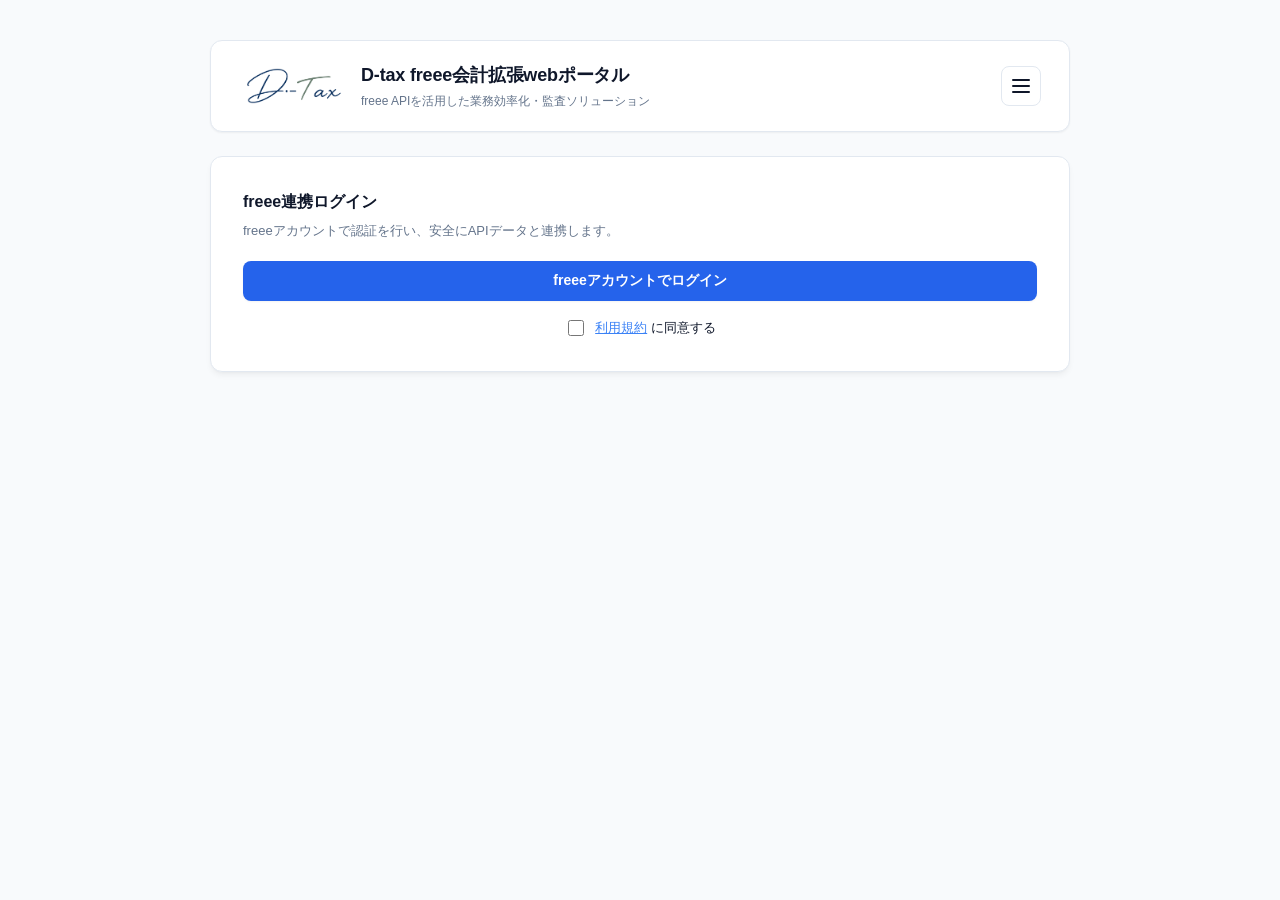
<file: index.html>
<!DOCTYPE html>
<html lang="ja">
<head>
  <meta charset="UTF-8">
  <meta name="viewport" content="width=device-width, initial-scale=1.0">
  <title>D-tax freee会計拡張webポータル</title>
  <link rel="icon" href="images/favicon.png" type="image/png">
  <link rel="apple-touch-icon" href="images/favicon.png">
  <link rel="stylesheet" href="css/common.css">
  <style>
    /* メニュー・ログアウトボタンのスタイル */
    .menu-container {
      position: relative;
    }
    .hamburger-btn {
      background: var(--surface);
      border: 1px solid var(--border);
      padding: 8px 12px;
      border-radius: 8px;
      cursor: pointer;
      display: flex;
      flex-direction: column;
      gap: 4px;
      align-items: center;
      justify-content: center;
      width: 40px;
      height: 40px;
    }
    .hamburger-btn span {
      display: block;
      width: 18px;
      height: 2px;
      background: var(--text-main);
      border-radius: 2px;
    }
    .dropdown-menu {
      display: none;
      position: absolute;
      right: 0;
      top: calc(100% + 8px);
      background: var(--surface);
      border: 1px solid var(--border);
      border-radius: 8px;
      box-shadow: var(--shadow-md);
      padding: 6px;
      z-index: 100;
      min-width: 190px;
    }
    .dropdown-menu.show {
      display: block;
    }
    .dropdown-item {
      width: 100%;
      background: transparent;
      border: none;
      padding: 10px 12px;
      text-align: left;
      font-size: 13px;
      color: var(--text-main);
      cursor: pointer;
      border-radius: 6px;
      display: flex;
      align-items: center;
      gap: 8px;
      font-weight: 500;
      transition: background 0.2s;
    }
    .dropdown-item img {
      width: 16px;
      height: 16px;
      object-fit: contain;
    }
    .dropdown-item:hover {
      background: var(--bg);
    }

    /* 利用規約チェックボックスエリア */
    .terms-container {
      margin-top: 16px;
      display: flex;
      align-items: center;
      justify-content: center;
      gap: 8px;
      font-size: 13px;
      color: var(--text-main);
    }
    .terms-container input[type="checkbox"] {
      width: 16px;
      height: 16px;
      cursor: pointer;
      accent-color: #007bff;
    }
    .terms-link {
      color: #3b82f6;
      text-decoration: underline;
      cursor: pointer;
      background: none;
      border: none;
      padding: 0;
      font-size: inherit;
    }
    .terms-link:hover {
      opacity: 0.8;
    }

    /* モーダル（ポップアップ）スタイル */
    .modal-overlay {
      display: none;
      position: fixed;
      top: 0;
      left: 0;
      width: 100%;
      height: 100%;
      background: rgba(0, 0, 0, 0.6);
      backdrop-filter: blur(4px);
      z-index: 1000;
      align-items: center;
      justify-content: center;
    }
    .modal-overlay.show {
      display: flex;
    }
    .modal-content {
      background: var(--surface, #ffffff);
      color: var(--text-main, #333333);
      border: 1px solid var(--border, #cccccc);
      border-radius: 12px;
      width: 90%;
      max-width: 650px;
      max-height: 80vh;
      display: flex;
      flex-direction: column;
      box-shadow: 0 10px 30px rgba(0,0,0,0.3);
      overflow: hidden;
      animation: fadeIn 0.2s ease-out;
    }
    @keyframes fadeIn {
      from { opacity: 0; transform: scale(0.95); }
      to { opacity: 1; transform: scale(1); }
    }
    .modal-header {
      padding: 16px 20px;
      border-bottom: 1px solid var(--border, #eee);
      display: flex;
      justify-content: space-between;
      align-items: center;
      font-weight: bold;
      font-size: 16px;
    }
    .modal-close-btn {
      background: none;
      border: none;
      font-size: 20px;
      cursor: pointer;
      color: var(--text-muted, #888);
      padding: 0 4px;
    }
    .modal-body {
      padding: 20px;
      overflow-y: auto;
      font-size: 13px;
      line-height: 1.7;
    }
    .modal-body h2 {
      font-size: 15px;
      margin-top: 16px;
      margin-bottom: 6px;
      border-left: 3px solid #007bff;
      padding-left: 8px;
    }
    .modal-body p {
      margin-bottom: 10px;
    }
    .modal-body ul {
      padding-left: 20px;
      margin-bottom: 10px;
    }
    .modal-footer {
      padding: 12px 20px;
      border-top: 1px solid var(--border, #eee);
      text-align: right;
    }
  </style>
</head>
<body>
  <!-- 後ろから2番目の背面に配置される遅れて追従する虹色ブラー -->
  <div class="cursor-glow" id="cursorGlow"></div>
  <!-- カスタムカーソル -->
  <div class="cursor-dot" id="cursorDot"></div>

  <div class="page">
    <header>
      <div class="header-left">
        <img src="images/360097.png" alt="D-Tax Logo" class="header-logo">
        <div class="header-title-area">
          <h1>D-tax freee会計拡張webポータル</h1>
          <p>freee APIを活用した業務効率化・監査ソリューション</p>
        </div>
      </div>
      
      <!-- ハンバーガーメニュー -->
      <div class="menu-container">
        <button class="hamburger-btn" id="hamburgerBtn" aria-label="メニューを開く" type="button">
          <span></span>
          <span></span>
          <span></span>
        </button>
        <div class="dropdown-menu" id="dropdownMenu">
          <button class="dropdown-item" id="logoutBtn" type="button"><img src="images/logout.png" alt=""> ログアウト</button>
        </div>
      </div>
    </header>

    <!-- Step 1: ログイン画面 -->
    <div id="stepLogin" class="step-box">
      <div class="step-title">freee連携ログイン</div>
      <div class="step-desc">freeeアカウントで認証を行い、安全にAPIデータと連携します。</div>
      <button class="btn-primary" id="loginBtn" type="button">freeeアカウントでログイン</button>
      
      <!-- 利用規約チェックボックス（ログインボタンの下に配置） -->
      <div class="terms-container">
        <input type="checkbox" id="termsCheck">
        <label for="termsCheck">
          <button type="button" class="terms-link" id="openTermsBtn">利用規約</button> に同意する
        </label>
      </div>
    </div>

    <!-- Step 2: 事務所（事業所）選択画面 -->
    <div id="stepCompany" class="step-box hidden">
      <div class="step-title">事業所を選択</div>
      <div class="step-desc">処理を行う対象の事業所を選択してください。</div>
      <select class="form-select" id="companySelect">
        <option value="">事業所を読み込んでいます...</option>
      </select>
      <button class="btn-primary" id="selectCompanyBtn" type="button">この事業所で進む</button>
    </div>

    <!-- Step 3: アプリ選択画面 -->
    <div id="stepApps" class="step-box hidden">
      <div style="display: flex; justify-content: space-between; align-items: center; margin-bottom: 8px;">
        <button class="btn-nav" id="backToCompanyBtn" type="button">← 事業所選択へ戻る</button>
        <span style="font-size: 12px; color: var(--text-muted);">選択中の事業所：<b id="selectedCompanyName" style="color:var(--text-main);"></b></span>
      </div>
      
      <div class="step-title" style="margin-top: 16px;">利用するアプリを選択</div>
      <div class="step-desc">目的に応じた分析・監査・クリーニングツールを選択してください。</div>
      
      <div class="app-grid">


        
  <div class="step-desc" style="margin-top: 25px;margin-bottom: 4px;color:#9999cc;">＜取引＞</div>  

        
        <a href="app/payment-watch.html" class="app-card">
          <img src="images/icon-alert.png" alt="支払登録漏れチェッカー" class="app-card-icon">
          <div class="app-card-content">
            <div class="app-card-title">支払登録漏れチェッカー</div>
            <div class="app-card-desc">毎月来ていた請求書がたまに来なかったりしても気が付くことができない。いつも来てるのに今日来てないよっていうのをアラートしてくれるアプリ</div>
          </div>
        </a>

        


        
  <div class="step-desc" style="margin-top: 25px;margin-bottom: 4px;color:#9999cc;">＜取引先＞</div>  

        
        <a href="app/dedupe.html" class="app-card">
          <img src="images/icon-clean.png" alt="クリーニング" class="app-card-icon">
          <div class="app-card-content">
            <div class="app-card-title">取引先クリーニング</div>
            <div class="app-card-desc">重複登録の探知や、過去に取引のない未使用の取引先を整理抽出します。</div>
          </div>
        </a>

        


  <div class="step-desc" style="margin-top: 25px;margin-bottom: 4px;color:#9999cc;"></div>  

      </div>
    </div>
    
    <div class="error-box" id="errorBox"></div>
  </div>

  <!-- 利用規約モーダル -->
  <div class="modal-overlay" id="termsModal">
    <div class="modal-content">
      <div class="modal-header">
        <span>利用規約</span>
        <button type="button" class="modal-close-btn" id="closeTermsBtn">&times;</button>
      </div>
      <div class="modal-body">
        <p>本利用規約（以下「本規約」といいます。）は、竹本大一税理士事務所（以下「当事務所」といいます。）が提供するWebサービス「D-tax freee会計拡張webポータル」（以下「本サービス」といいます。）の利用条件を定めるものです。</p>

        <h2>第1条（適用）</h2>
        <p>本規約は、利用者の皆様（以下「ユーザー」といいます。）と当事務所との間の本サービスの利用に関わる一切の関係に適用されます。</p>

        <h2>第2条（サービスの内容および連携）</h2>
        <p>1. 本サービスは、freee株式会社が提供する「freee会計」等のAPIを活用し、データ整理・分析・監査補助機能を提供するシステムです。</p>
        <p>2. 本サービスの利用には、ユーザー自身の責任において有効なfreeeアカウントを所有し、API連携の認証を行う必要があります。</p>
        <p>3. ベータ版と表記されている機能について、当事務所は機能の正確性・完結性を保証するものではなく、事前の通知なく仕様変更や提供停止を行うことがあります。</p>

        <h2>第3条（アカウント管理および認証情報）</h2>
        <p>ユーザーは、本サービスの利用に必要なアクセストークンや認証情報を自己の責任において適切に管理するものとします。</p>

        <h2>第4条（禁止事項）</h2>
        <p>ユーザーは、法令違反行為、犯罪関連行為、本サービスやfreeeのサーバー・ネットワーク機能を破壊・妨害する行為、不正アクセス等を行ってはなりません。</p>

        <h2>第5条（免責事項および注意事項）</h2>
        <p>1. <strong>税務・会計上の判断について：</strong> 本サービスは、freee会計等のデータを抽出・可視化・分析するための「業務補助ツール」であり、本サービス単体で確定的な税務申告・税務判断を保証するものではありません。抽出結果の最終的な妥当性の確認・判断は、ユーザー自身または担当税理士の責任において行ってください。</p>
        <p>2. 当事務所は、本サービスに起因してユーザーに生じた損害について、当事務所の故意または重大な過失による場合を除き、一切の責任を負いません。</p>
        <p>3. freee APIの仕様変更、停止、障害等により本サービスが利用不能となった場合において生じた損害について、当事務所は責任を負いません。</p>

        <h2>第6条（サービスの停止・変更・終了）</h2>
        <p>当事務所は、契約の解除、システムの保守・点検、天災、freee APIの仕様変更等により、ユーザーへの事前通知なくサービスの提供を停止・変更・終了することができます。</p>

        <h2>第7条（個人情報・データの取扱い）</h2>
        <p>当事務所は、本サービスの利用によって取得するデータについて、プライバシーポリシーおよび関係法令に従い適切に取り扱います。</p>

        <h2>第8条（準拠法・裁判管轄）</h2>
        <p>本規約の解釈にあたっては日本法を準拠法とし、紛争が生じた場合は当事務所の所在地を管轄する裁判所を専属的合意管轄裁判所とします。</p>
      </div>
      <div class="modal-footer">
        <button class="btn-primary" id="agreeAndCloseBtn" type="button" style="padding: 6px 16px; font-size: 13px;">同意して閉じる</button>
      </div>
    </div>
  </div>

  <script>
    (function () {
      "use strict";

      // --- カーソル・演出関連のスクリプト ---
      const cursorDot = document.getElementById('cursorDot');
      const cursorGlow = document.getElementById('cursorGlow');

      let mouseX = 0, mouseY = 0;
      let glowX = 0, glowY = 0;
      const speed = 0.15;

      window.addEventListener('mousemove', (e) => {
        mouseX = e.clientX;
        mouseY = e.clientY;

        cursorDot.style.opacity = '1';
        cursorGlow.style.opacity = '1';

        cursorDot.style.left = `${mouseX}px`;
        cursorDot.style.top = `${mouseY}px`;
      });

      function animateGlow() {
        glowX += (mouseX - glowX) * speed;
        glowY += (mouseY - glowY) * speed;
        cursorGlow.style.left = `${glowX}px`;
        cursorGlow.style.top = `${glowY}px`;
        requestAnimationFrame(animateGlow);
      }
      animateGlow();

      window.addEventListener('click', (e) => {
        const ripple = document.createElement('div');
        ripple.className = 'ripple-wave';
        ripple.style.left = `${e.clientX}px`;
        ripple.style.top = `${e.clientY}px`;
        document.body.appendChild(ripple);
        setTimeout(() => {
          ripple.remove();
        }, 800);
      });

      // --- ハンバーガーメニュー開閉 & ログアウト処理 ---
      const hamburgerBtn = document.getElementById('hamburgerBtn');
      const dropdownMenu = document.getElementById('dropdownMenu');
      const logoutBtn = document.getElementById('logoutBtn');

      hamburgerBtn.addEventListener('click', (e) => {
        e.stopPropagation();
        dropdownMenu.classList.toggle('show');
      });

      // メニュー外をクリックしたら閉じる
      window.addEventListener('click', () => {
        dropdownMenu.classList.remove('show');
      });

      dropdownMenu.addEventListener('click', (e) => {
        e.stopPropagation();
      });

      // ログアウト処理
      logoutBtn.addEventListener('click', () => {
        if (confirm('ログアウトしますか？')) {
          sessionStorage.clear();
          window.location.reload();
        }
      });

      // --- 利用規約モーダル処理 ---
      const termsModal = document.getElementById('termsModal');
      const openTermsBtn = document.getElementById('openTermsBtn');
      const closeTermsBtn = document.getElementById('closeTermsBtn');
      const agreeAndCloseBtn = document.getElementById('agreeAndCloseBtn');
      const termsCheck = document.getElementById('termsCheck');

      openTermsBtn.addEventListener('click', () => {
        termsModal.classList.add('show');
      });

      function closeTermsModal() {
        termsModal.classList.remove('show');
      }

      closeTermsBtn.addEventListener('click', closeTermsModal);
      
      agreeAndCloseBtn.addEventListener('click', () => {
        termsCheck.checked = true;
        closeTermsModal();
      });

      // モーダルの外側（背景）をクリックした時に閉じる
      termsModal.addEventListener('click', (e) => {
        if (e.target === termsModal) {
          closeTermsModal();
        }
      });

      // --- freee API 連携処理 ---
      const CONFIG = {
        clientId: "803164151598495",
        redirectUri: "https://d-tax.github.io/dtax_freee/",
        authEndpoint: "https://accounts.secure.freee.co.jp/public_api/authorize",
        apiBase: "https://api.freee.co.jp/api/1"
      };

      const stepLogin = document.getElementById('stepLogin');
      const stepCompany = document.getElementById('stepCompany');
      const stepApps = document.getElementById('stepApps');
      const loginBtn = document.getElementById('loginBtn');
      const companySelect = document.getElementById('companySelect');
      const selectCompanyBtn = document.getElementById('selectCompanyBtn');
      const selectedCompanyName = document.getElementById('selectedCompanyName');
      const backToCompanyBtn = document.getElementById('backToCompanyBtn');
      const errorBox = document.getElementById('errorBox');

      function showError(msg) {
        errorBox.textContent = msg;
        errorBox.style.display = 'block';
      }

      function redirectToAuth() {
        // 利用規約のチェック確認
        if (!termsCheck.checked) {
          alert('利用規約をご確認のうえ、同意にチェックを入れてください。');
          return;
        }

        const params = new URLSearchParams({
          client_id: CONFIG.clientId,
          redirect_uri: CONFIG.redirectUri,
          response_type: 'token'
        });
        window.location.href = `${CONFIG.authEndpoint}?${params.toString()}`;
      }

      function getAccessToken() {
        return sessionStorage.getItem('access_token');
      }

      async function callFreeeApi(endpoint) {
        const token = getAccessToken();
        if (!token) throw new Error('認証セッションが切れています。再度ログインしてください。');
        const res = await fetch(CONFIG.apiBase + endpoint, {
          headers: { 'Authorization': `Bearer ${token}`, 'accept': 'application/json' }
        });
        if (!res.ok) throw new Error(`APIエラー: ${res.status} ${res.statusText}`);
        return await res.json();
      }

      async function loadCompanies() {
        try {
          const data = await callFreeeApi('/companies');
          companySelect.innerHTML = '<option value="">事業所を選択してください</option>';
          data.companies.forEach(c => {
            const opt = document.createElement('option');
            opt.value = c.id;
            opt.textContent = c.display_name || c.name;
            companySelect.appendChild(opt);
          });

          const savedId = sessionStorage.getItem('company_id');
          if (savedId) {
            companySelect.value = savedId;
            const selectedOpt = companySelect.options[companySelect.selectedIndex];
            if (selectedOpt) {
              selectedCompanyName.textContent = selectedOpt.text;
              stepLogin.classList.add('hidden');
              stepApps.classList.remove('hidden');
              return;
            }
          }

          stepLogin.classList.add('hidden');
          stepCompany.classList.remove('hidden');
        } catch (err) {
          showError(err.message);
        }
      }

      loginBtn.addEventListener('click', redirectToAuth);

      selectCompanyBtn.addEventListener('click', () => {
        if (!companySelect.value) {
          alert('事業所を選択してください');
          return;
        }
        const selectedOpt = companySelect.options[companySelect.selectedIndex];
        sessionStorage.setItem('company_id', companySelect.value);
        sessionStorage.setItem('company_name', selectedOpt.text);

        selectedCompanyName.textContent = selectedOpt.text;
        stepCompany.classList.add('hidden');
        stepApps.classList.remove('hidden');
      });

      backToCompanyBtn.addEventListener('click', () => {
        stepApps.classList.add('hidden');
        stepCompany.classList.remove('hidden');
      });

      if (window.location.hash) {
        const params = new URLSearchParams(window.location.hash.substring(1));
        const token = params.get('access_token');
        if (token) {
          sessionStorage.setItem('access_token', token);
          history.replaceState(null, null, window.location.pathname);
        }
      }

      if (getAccessToken()) {
        loadCompanies();
      }
    })();
  </script>
</body>
</html>
</file>
<file: css/common.css>
:root {
  --bg: #F8FAFC;
  --surface: #FFFFFF;
  --border: #E2E8F0;
  --border-hover: #CBD5E1;
  --text-main: #0F172A;
  --text-muted: #64748B;
  --primary: #2563EB;
  --primary-hover: #1D4ED8;
  --primary-light: #EFF6FF;
  --danger-bg: #FEF2F2;
  --danger-border: #FCA5A5;
  --danger-text: #DC2626;
  --radius: 12px;
  --shadow-sm: 0 1px 2px 0 rgba(0, 0, 0, 0.05);
  --shadow-md: 0 4px 6px -1px rgba(0, 0, 0, 0.05), 0 2px 4px -2px rgba(0, 0, 0, 0.05);
  --shadow-lg: 0 10px 15px -3px rgba(0, 0, 0, 0.05), 0 4px 6px -4px rgba(0, 0, 0, 0.05);
}

* {
  box-sizing: border-box;
}

html, body {
  margin: 0;
  padding: 0;
  background-color: var(--bg);
  font-family: -apple-system, BlinkMacSystemFont, "Segoe UI", Roboto, "Helvetica Neue", Arial, "Hiragino Sans", "Meiryo", sans-serif;
  color: var(--text-main);
  line-height: 1.6;
  min-height: 100vh;
  overflow-x: hidden;
}

/* 後ろから2番目の背面に配置する虹色ブラー */
.cursor-glow {
  position: fixed;
  top: 0;
  left: 0;
  width: 200px;
  height: 200px;
  background: radial-gradient(
    circle,
    rgba(255, 105, 180, 0.5) 0%,
    rgba(161, 140, 209, 0.45) 40%,
    rgba(135, 206, 250, 0.45) 70%,
    transparent 85%
  );
  border-radius: 50%;
  filter: blur(40px);
  pointer-events: none;
  z-index: 1; /* 背景（body）のすぐ上、コンテンツ（z-index: 2以上）の下 */
  transform: translate(-50%, -50%);
  opacity: 0;
  transition: opacity 0.3s ease;
}

/* クリック時に広がるリッチな波紋エフェクト */
.ripple-wave {
  position: fixed;
  top: 0;
  left: 0;
  width: 150px;
  height: 150px;
  background: radial-gradient(
    circle,
    rgba(255, 182, 193, 0.65) 0%,
    rgba(251, 194, 235, 0.6) 25%,
    rgba(161, 140, 209, 0.55) 50%,
    rgba(143, 211, 244, 0.55) 70%,
    transparent 55%
  );
  border-radius: 50%;
  filter: blur(25px);
  pointer-events: none;
  z-index: 3;
  transform: translate(-50%, -50%);
  animation: waveAnimation 0.8s cubic-bezier(0.1, 0.8, 0.3, 1) forwards;
}

@keyframes waveAnimation {
  0% {
    width: 50px;
    height: 50px;
    opacity: 0.95;
  }
  100% {
    width: 350px;
    height: 350px;
    opacity: 0;
  }
}

/* カスタムカーソル（◎の形） */
.cursor-dot {
  position: fixed;
  top: 0;
  left: 0;
  width: 24px;
  height: 24px;
  border: 2px solid #333;
  border-radius: 50%;
  pointer-events: none;
  z-index: 9999;
  transform: translate(-50%, -50%);
  display: flex;
  justify-content: center;
  align-items: center;
  opacity: 0;
  transition: opacity 0.3s;
}
.cursor-dot::after {
  content: "";
  width: 6px;
  height: 6px;
  background-color: #333;
  border-radius: 50%;
}

.page {
  position: relative;
  z-index: 2; /* 虹色ブラー（z-index: 1）の上、UIコンテンツを明確に前面に配置 */
  max-width: 900px;
  margin: 40px auto;
  padding: 0 20px 60px;
}

@media (max-width: 768px) {
  .page {
    margin: 20px auto;
  }
}

/* ヘッダー */
header {
  display: flex;
  align-items: center;
  justify-content: space-between;
  background: var(--surface);
  border: 1px solid var(--border);
  border-radius: var(--radius);
  padding: 20px 28px;
  margin-bottom: 24px;
  box-shadow: var(--shadow-sm);
}

.header-left {
  display: flex;
  align-items: center;
  gap: 14px;
}

.header-logo {
  height: 36px;
  width: auto;
  object-fit: contain;
}

.header-title-area h1 {
  font-size: 18px;
  font-weight: 700;
  margin: 0 0 2px;
  color: var(--text-main);
  letter-spacing: -0.01em;
}

.header-title-area p {
  margin: 0;
  color: var(--text-muted);
  font-size: 12px;
}

/* ナビゲーションボタン */
.btn-nav {
  background: var(--surface);
  border: 1px solid var(--border);
  color: var(--text-muted);
  font-size: 12px;
  padding: 6px 12px;
  border-radius: 6px;
  cursor: pointer;
  text-decoration: none;
  display: inline-flex;
  align-items: center;
  gap: 4px;
  font-weight: 500;
  transition: all 0.2s;
}

.btn-nav:hover {
  background: var(--bg);
  color: var(--text-main);
  border-color: var(--border-hover);
}

/* ステップ・ボックス（メインカード） */
.step-box {
  background: var(--surface);
  border: 1px solid var(--border);
  border-radius: var(--radius);
  padding: 32px;
  margin-bottom: 24px;
  box-shadow: var(--shadow-md);
}

.step-title {
  font-weight: 700;
  font-size: 16px;
  margin-bottom: 6px;
  color: var(--text-main);
  display: flex;
  align-items: center;
  gap: 8px;
}

.step-desc {
  font-size: 13px;
  color: var(--text-muted);
  margin-bottom: 20px;
}

/* フォーム要素 */
.form-select, .form-input {
  width: 100%;
  padding: 10px 14px;
  border-radius: 8px;
  border: 1px solid var(--border);
  background: var(--surface);
  font-size: 14px;
  color: var(--text-main);
  margin-bottom: 16px;
  transition: border-color 0.2s, box-shadow 0.2s;
}

.form-select:focus, .form-input:focus {
  outline: none;
  border-color: var(--primary);
  box-shadow: 0 0 0 3px rgba(37, 99, 235, 0.1);
}

/* ボタン類 */
.btn-primary {
  background: var(--primary);
  color: #fff;
  border: none;
  padding: 11px 20px;
  border-radius: 8px;
  font-size: 14px;
  font-weight: 600;
  cursor: pointer;
  width: 100%;
  text-align: center;
  transition: background 0.2s, box-shadow 0.2s;
  box-shadow: var(--shadow-sm);
}

.btn-primary:hover {
  background: var(--primary-hover);
  box-shadow: var(--shadow-md);
}

/* アプリ一覧グリッド */
.app-grid {
  display: grid;
  grid-template-columns: 1fr;
  gap: 14px;
  margin-top: 16px;
}

.app-card {
  display: flex;
  align-items: center;
  gap: 18px;
  border: 1px solid var(--border);
  background: var(--surface);
  border-radius: 10px;
  padding: 18px 20px;
  cursor: pointer;
  text-decoration: none;
  transition: all 0.2s ease;
  box-shadow: var(--shadow-sm);
}

.app-card:hover {
  border-color: var(--primary);
  background: var(--primary-light);
  transform: translateY(-1px);
  box-shadow: var(--shadow-md);
}

.app-card-icon {
  width: 44px;
  height: 44px;
  object-fit: contain;
  flex: none;
}

.app-card-content {
  flex: 1;
}

.app-card-title {
  font-weight: 600;
  font-size: 14.5px;
  color: var(--text-main);
  margin-bottom: 4px;
}

.app-card-desc {
  font-size: 12px;
  color: var(--text-muted);
  line-height: 1.5;
}

/* エラーボックス */
.error-box {
  margin-top: 16px;
  border: 1px solid var(--danger-border);
  background: var(--danger-bg);
  color: var(--danger-text);
  padding: 12px 16px;
  border-radius: 8px;
  font-size: 13px;
  display: none;
}

.hidden {
  display: none !important;
}
</file>
